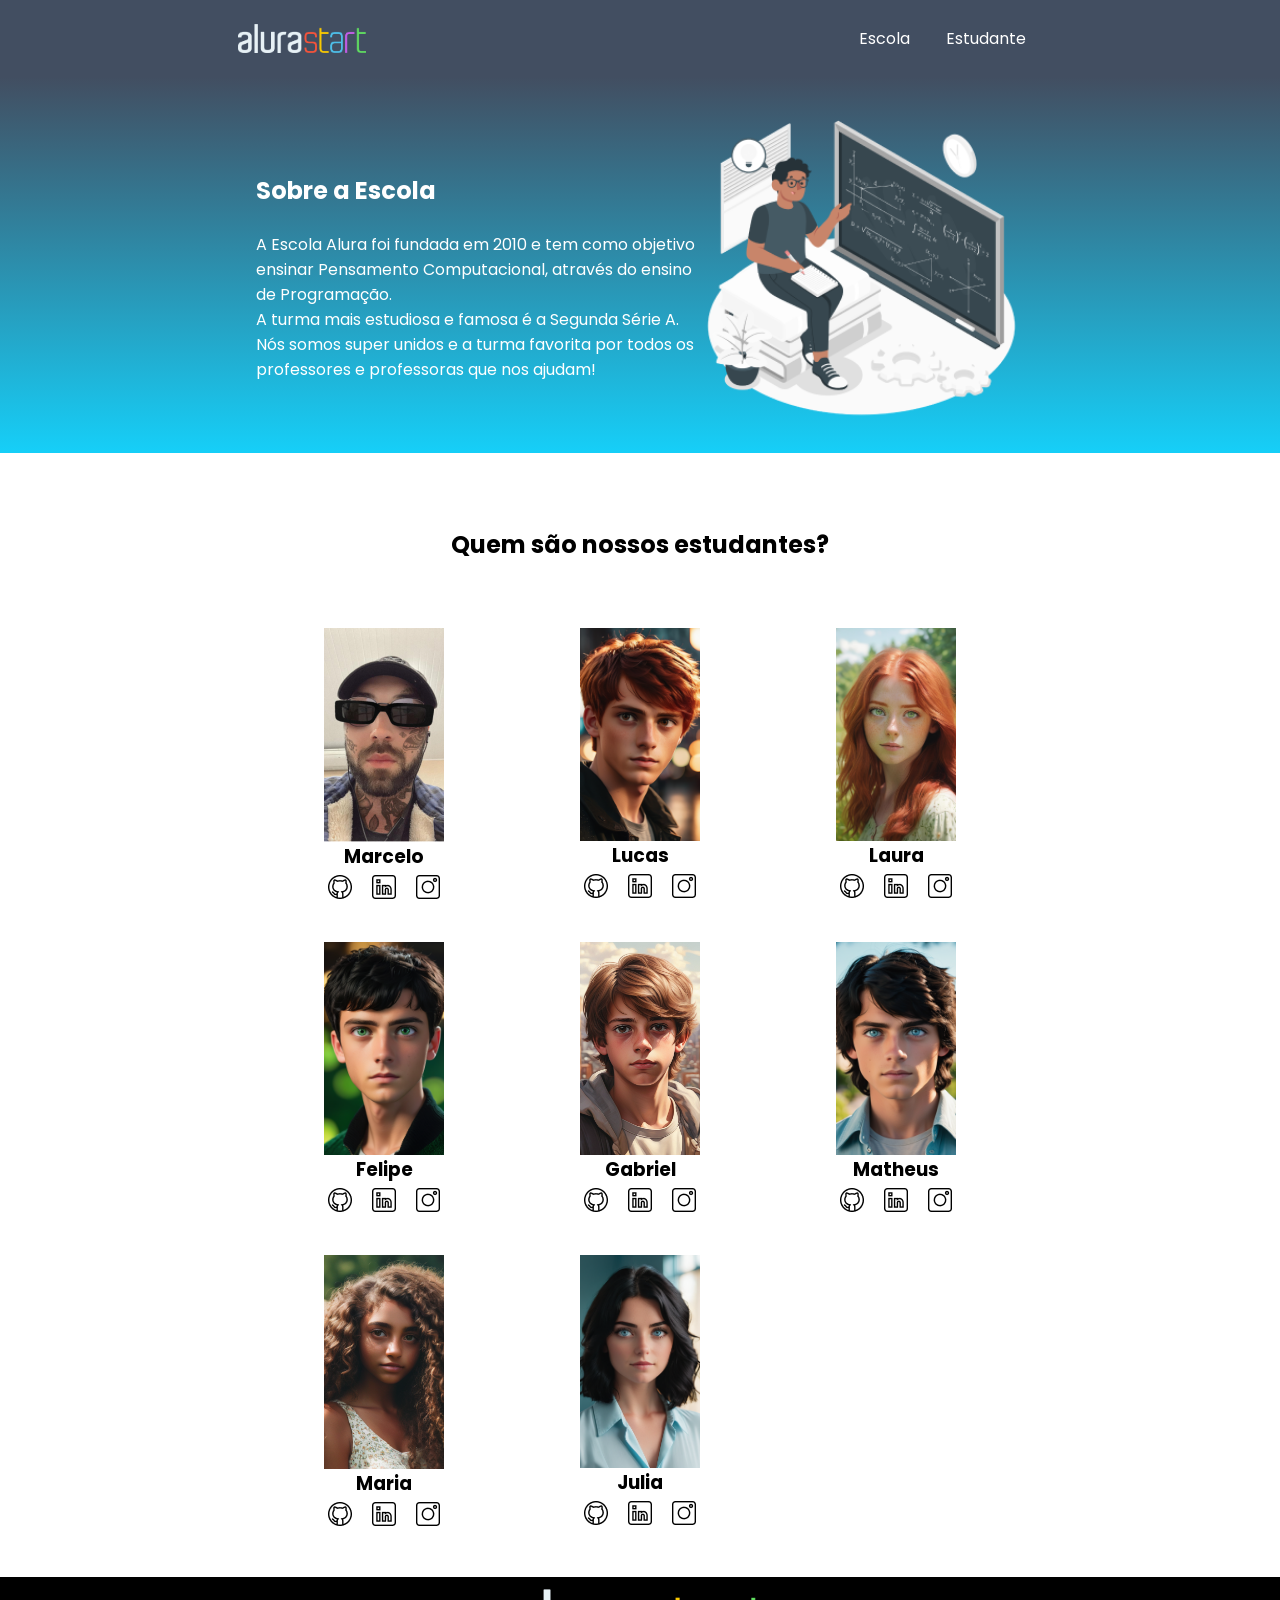
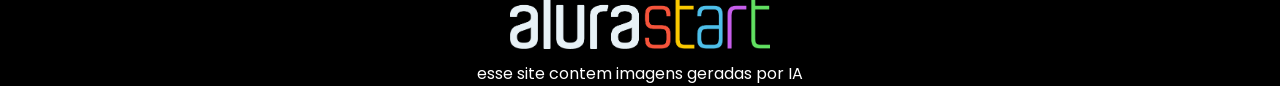
<file: index.html>
<html lang="pt-br">
    <head>
        <meta charset="UTF-8">
        <meta http-equiv="X-UA-Compatible" content="IE=edge">
        <meta name="viewport" content="width=device-width, initial-scale=1.0">
        <title>escola site carlos</title>
        <link rel="stylesheet" href="style.css">
        <link rel="preconnect" href="https://fonts.googleapis.com">
        <link rel="preconnect" href="https://fonts.gstatic.com" crossorigin>
        <link href="https://fonts.googleapis.com/css2?family=Poppins&display=swap" rel="stylesheet">
    </head>
<body>
    <header class="cabecalho">
      <img class="cabecalho-imagem" src="/img/alurastart logo.png" alt="logo da alura start">
        <ul class="cabecalho-lista">
            <li class="cabecalho-lista-item"><a href="#escola">Escola</a></li>
            <li class="cabecalho-lista-item"><a href="#estudante">Estudante</a></li>
        </ul>
    </header>


    <section id="escola">
        <div class="escola-div-conteudo">
            <h2 class="escola-titulo">Sobre a Escola</h2>
            <p class="escola-texto-um">A Escola Alura foi fundada em 2010 e tem como objetivo ensinar Pensamento Computacional, através do ensino de  Programação.</p>
            <p class="escola-texto-dois">A turma mais estudiosa e famosa é a Segunda Série A. Nós somos super unidos e a turma favorita por todos os professores e professoras que nos ajudam!</p>
        </div>
        <img class="escola-imagem" src="/img/Formula-amico.png" alt="Aluno no quadro">
    </section>

    <section id="estudante">
        <h2 class="estudante-titulo">Quem são nossos estudantes?</h2>
        <div class="estudante-todos">
            <div class="estudante-div">
                <img class="estudante-imagem" src="/img/Marcelo.png" alt="foto do marcelo">
                <h3 class="estudante-nome">Marcelo</h3>
                <a href="https://github.com/marcelopaludetto"><img class="estudante-icone" src="/img/github.png" alt="icone github"></a>
                <a href="https://linkedin.com/marcelopaludetto"><img class="estudante-icone" src="/img/linkedin.png" alt="icone linkedin"></a>
                <a href="https://instagram.com/marcelopaludetto"><img class="estudante-icone" src="/img/instagram.png" alt="icone instagram"></a>
            </div>
            <div class="estudante-div">
                <img class="estudante-imagem" src="/img-alunos/Lucas.png" alt="foto do lucas">
                <h3 class="estudante-nome">Lucas</h3>
                <img class="estudante-icone" src="/img/github.png" alt="icone github">
                <img class="estudante-icone" src="/img/linkedin.png" alt="icone linkedin">
                <img class="estudante-icone" src="/img/instagram.png" alt="icone instagram">
            </div>
            <div class="estudante-div">
                <img class="estudante-imagem" src="/img-alunos/Laura.png" alt="foto da Laura">
                <h3 class="estudante-nome">Laura</h3>
                <img class="estudante-icone" src="/img/github.png" alt="icone github">
                <img class="estudante-icone" src="/img/linkedin.png" alt="icone linkedin">
                <img class="estudante-icone" src="/img/instagram.png" alt="icone instagram">
            </div>
            <div class="estudante-div">
                <img class="estudante-imagem" src="/img-alunos/Felipe.png" alt="foto da Felipe">
                <h3 class="estudante-nome">Felipe</h3>
                <img class="estudante-icone" src="/img/github.png" alt="icone github">
                <img class="estudante-icone" src="/img/linkedin.png" alt="icone linkedin">
                <img class="estudante-icone" src="/img/instagram.png" alt="icone instagram">
            </div>
            <div class="estudante-div">
                <img class="estudante-imagem" src="/img-alunos/Gabriel.png" alt="foto da Gabriel">
                <h3 class="estudante-nome">Gabriel</h3>
                <img class="estudante-icone" src="/img/github.png" alt="icone github">
                <img class="estudante-icone" src="/img/linkedin.png" alt="icone linkedin">
                <img class="estudante-icone" src="/img/instagram.png" alt="icone instagram">
            </div>
            <div class="estudante-div">
                <img class="estudante-imagem" src="/img-alunos/Matheus.png" alt="foto da Matheus">
                <h3 class="estudante-nome">Matheus</h3>
                <img class="estudante-icone" src="/img/github.png" alt="icone github">
                <img class="estudante-icone" src="/img/linkedin.png" alt="icone linkedin">
                <img class="estudante-icone" src="/img/instagram.png" alt="icone instagram">
            </div>
            
            <div class="estudante-div">
                <img class="estudante-imagem" src="/img-alunos/Maria.png" alt="foto da Maria">
                <h3 class="estudante-nome">Maria</h3>
                <img class="estudante-icone" src="/img/github.png" alt="icone github">
                <img class="estudante-icone" src="/img/linkedin.png" alt="icone linkedin">
                <img class="estudante-icone" src="/img/instagram.png" alt="icone instagram">
            </div>
            <div class="estudante-div">
                <img class="estudante-imagem" src="/img-alunos/Júlia.png" alt="foto da Julia">
                <h3 class="estudante-nome">Julia</h3>
                <img class="estudante-icone" src="/img/github.png" alt="icone github">
                <img class="estudante-icone" src="/img/linkedin.png" alt="icone linkedin">
                <img class="estudante-icone" src="/img/instagram.png" alt="icone instagram">
            </div>
    
        </div>
        </section>
        <footer class="rodape">
            <a href="#" alt="voltar início da pagina"><img class="rodape-imagem"src="/img/alurastart logo.png" alt="logo da alura start"> </a>
            <p class="rodape-texto">esse site contem imagens geradas por IA</p>
        </footer>
    </body>
    </html>
</file>
<file: style.css>
*{
    margin: 0;
    padding: 0;
}
body {
    font-family: 'Poppins', sans-serif;
}
.cabecalho {
    background-color: #424E61;
    color: white;
    display: flex;
    justify-content: space-around;
    align-items: center;
    padding: 24px 0;
}

.cabecalho-imagem{
    width: 10%;
}

.cabecalho-lista-item{
    display: inline-block;
    margin: 0 16px;
    font-size: 16px;
}

.cabecalho-lista-item a{
    text-decoration: none; 
    color: white;
}

.escola-imagem{
    width: 25%;
}

#escola{
    background-image: linear-gradient(#424E61,#16CFF8);
    color:white;
    display: flex;
    justify-content: center;
    align-items: center;
    padding: 24px 0;
}

.escola-div-conteudo{
    width: 35%;
}


.escola-titulo{
    padding: 24px 0;
}

#estudante{
    padding: 24px 0;
}


.estudante-imagem{
    width: 120px;
}

.estudante-icone{
    width: 24px;
    padding: 4px 8px;
}

.estudante-div{
    text-align: center;
    padding: 16px 0;
}

.estudante-titulo{
    text-align: center;
    padding: 50px 0;
}

.estudante-todos{
    margin: 0 20%;
    display: grid;
    grid-template-columns: repeat(3,1fr);
}

.rodape{
    background-color: black;
    text-align: center;
}

.rodape-imagem{
    height: 60px;
    padding: 12px 0;
   
}
.rodape-texto{
color: white;

}

@media (max-width: 768px) {
  #escola{
   flex-direction: column;
  }

  .escola-imagem{
    width: 50%;
  }

  .escola-div-conteudo{
    width: 75%;
  }

  .estudante-todos{
    margin: 0;
    grid-template-columns: repeat(2, 1fr);
  }

  .cabecalho-imagem{
    width: 25%;
  }
}
</file>
